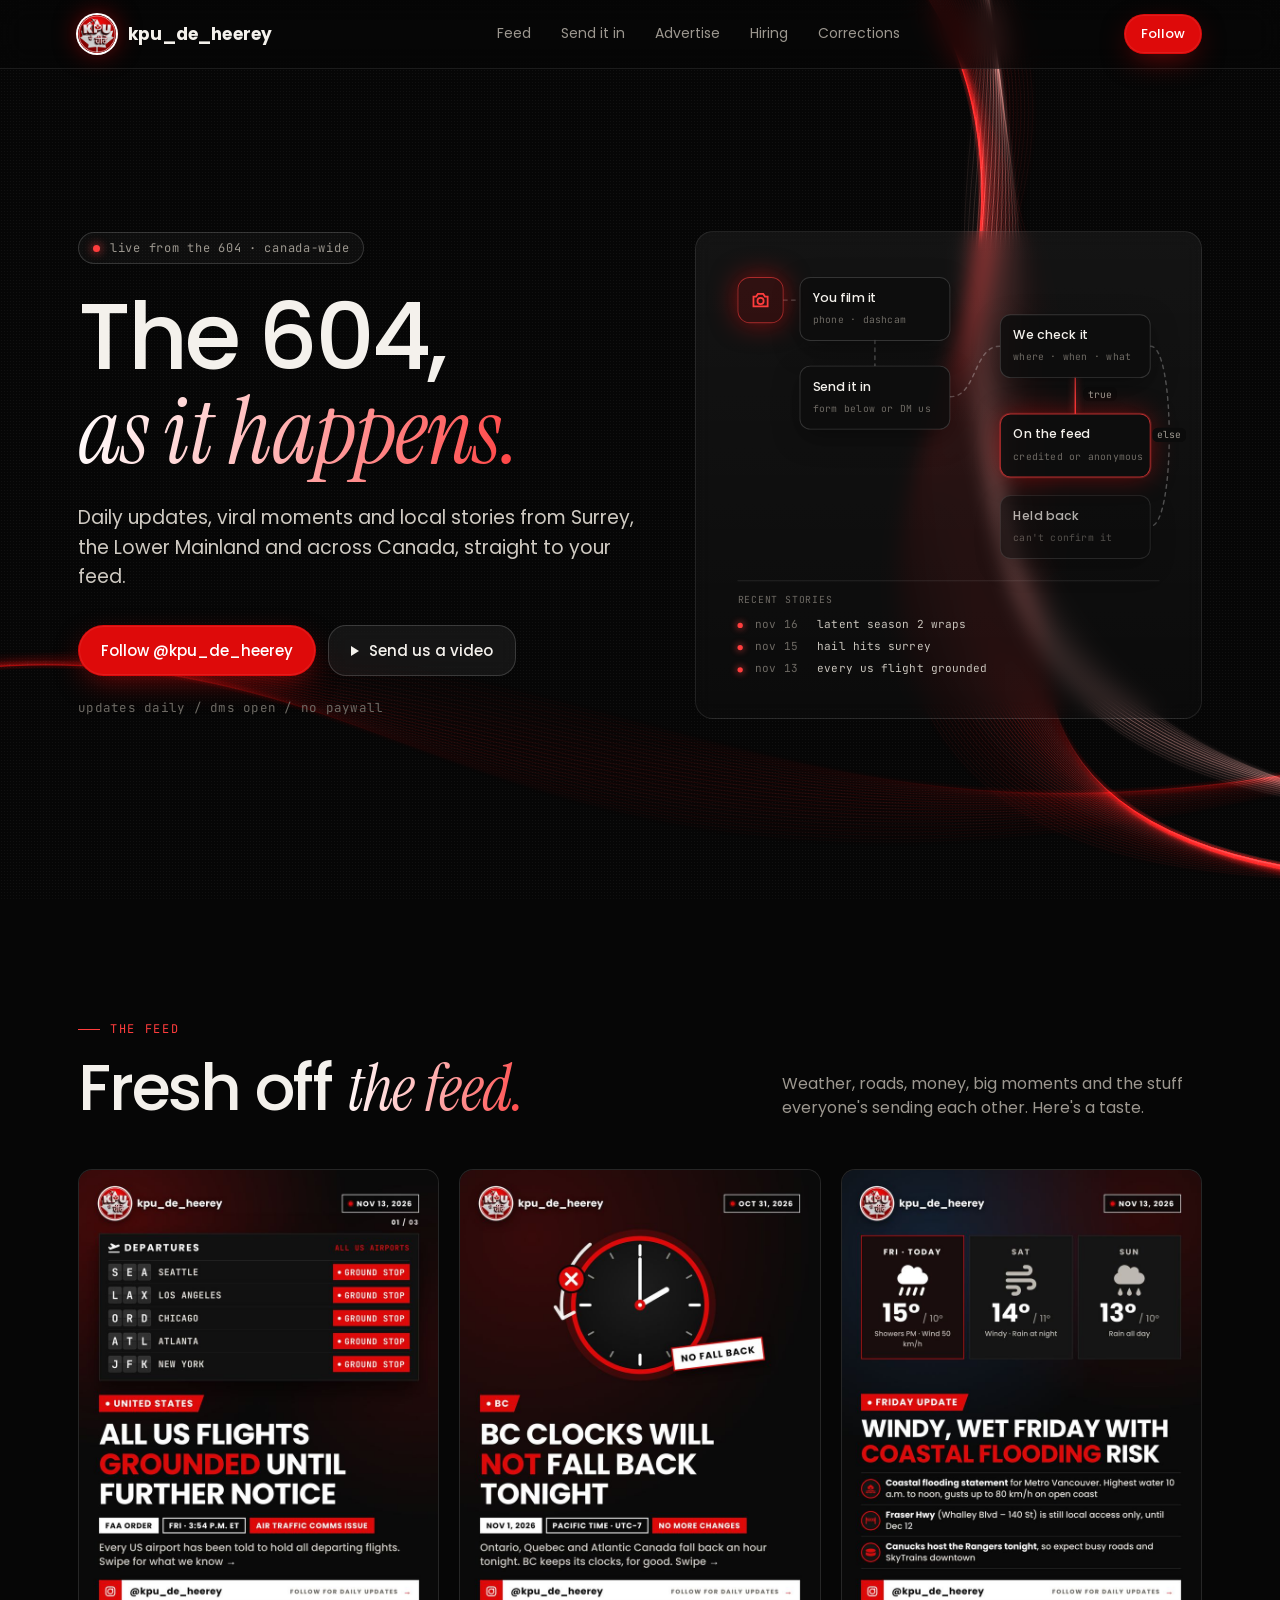
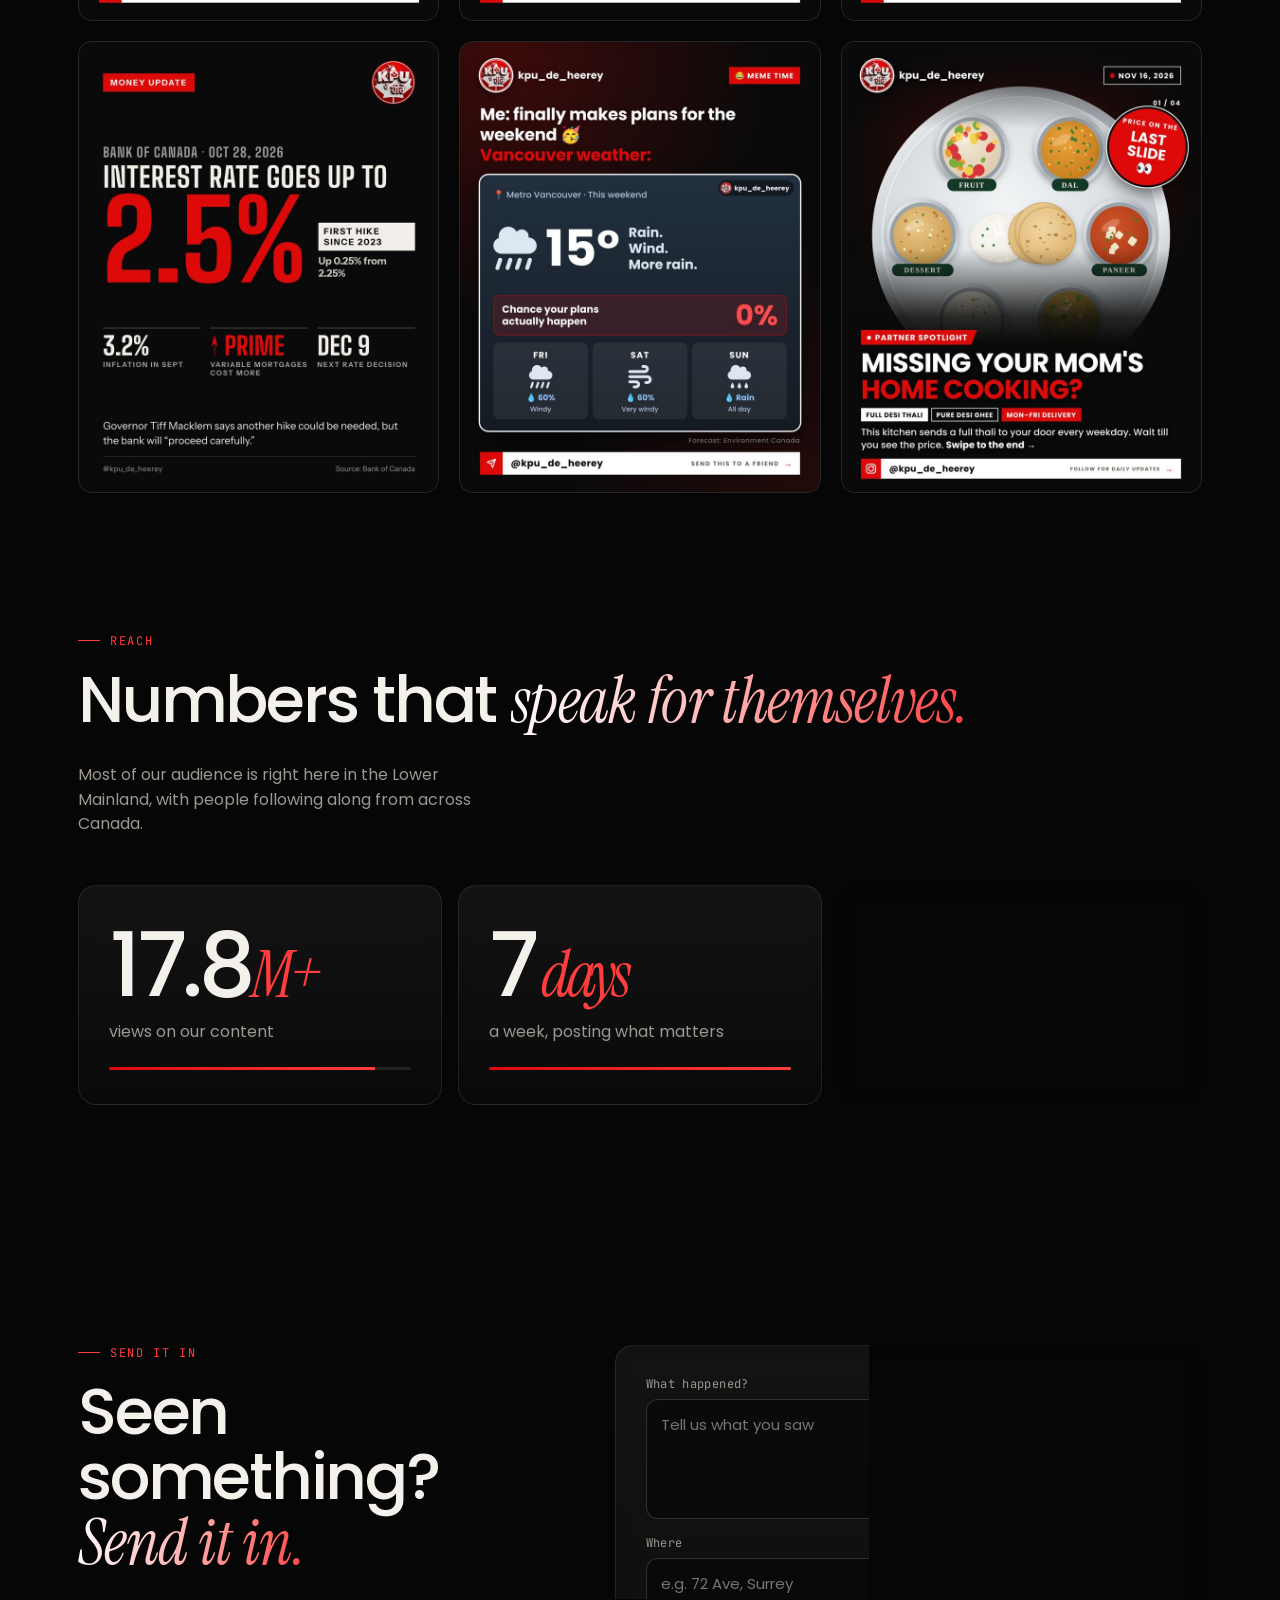
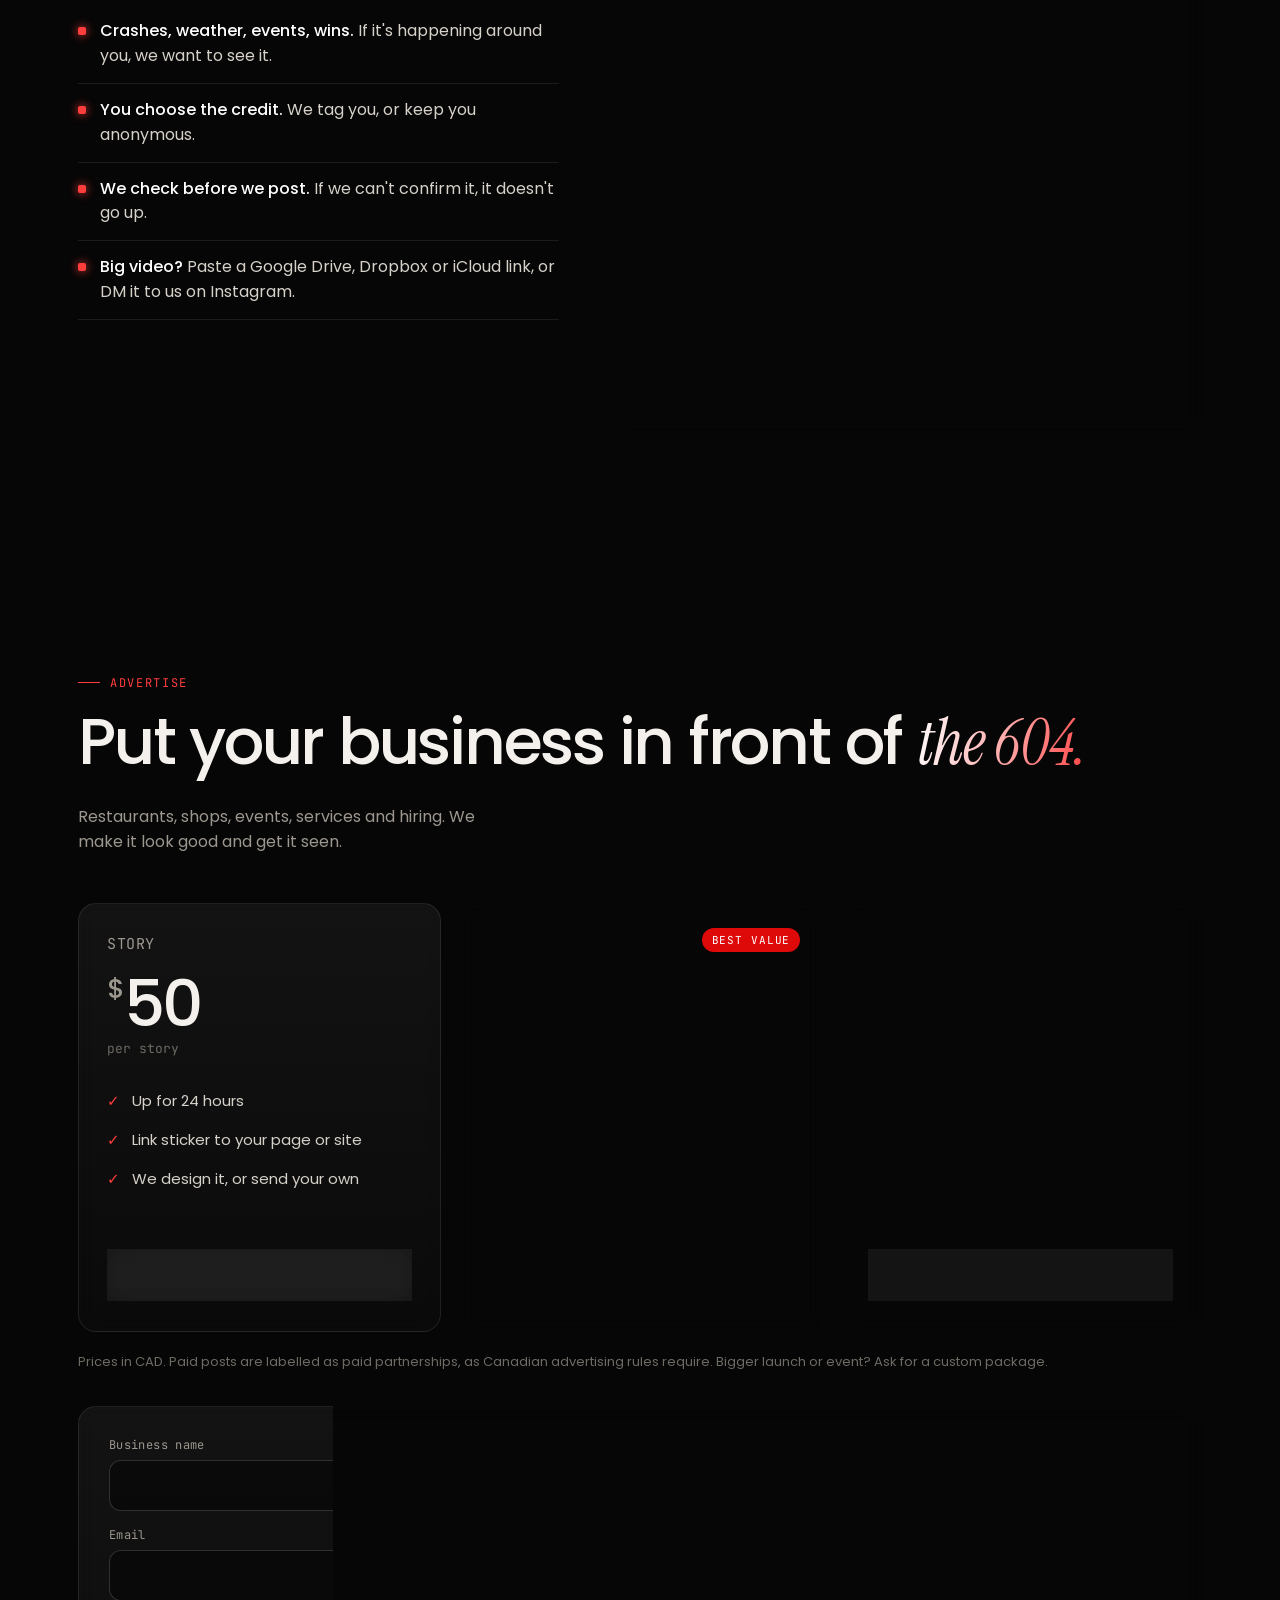
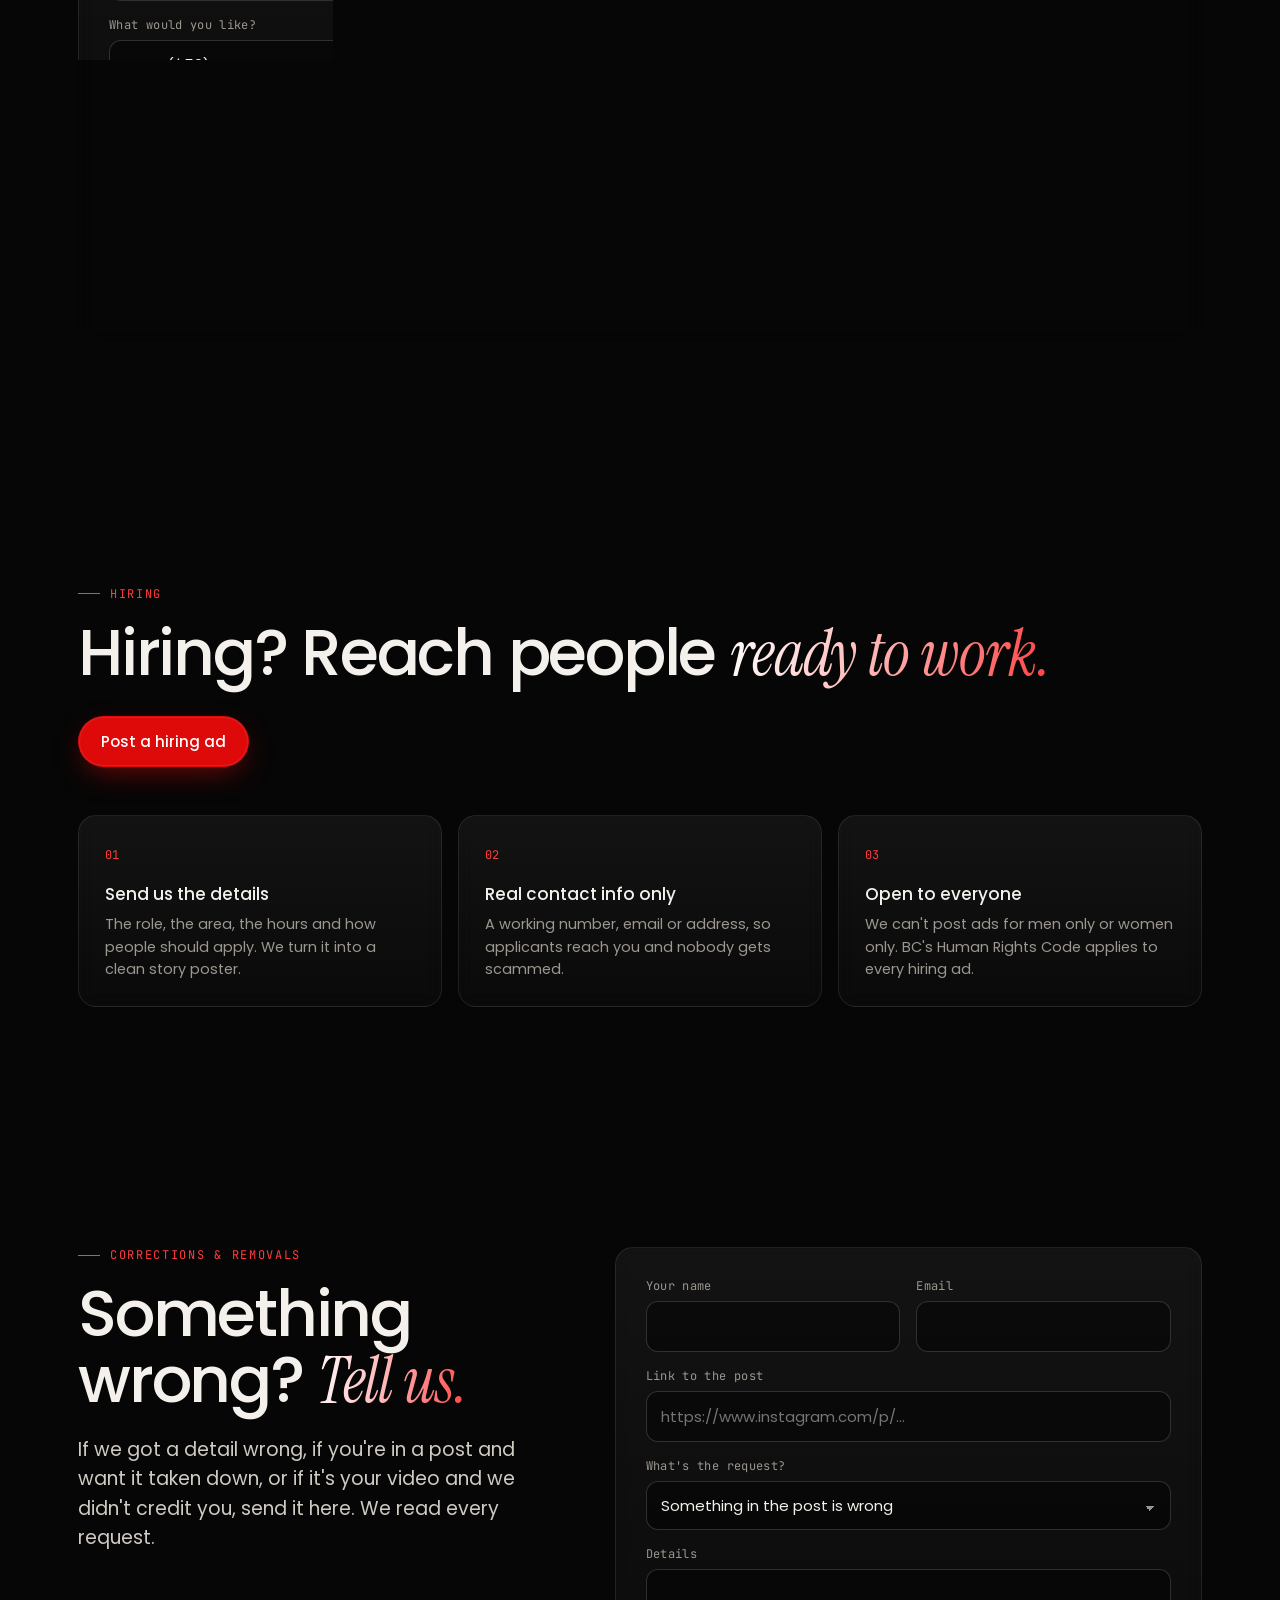
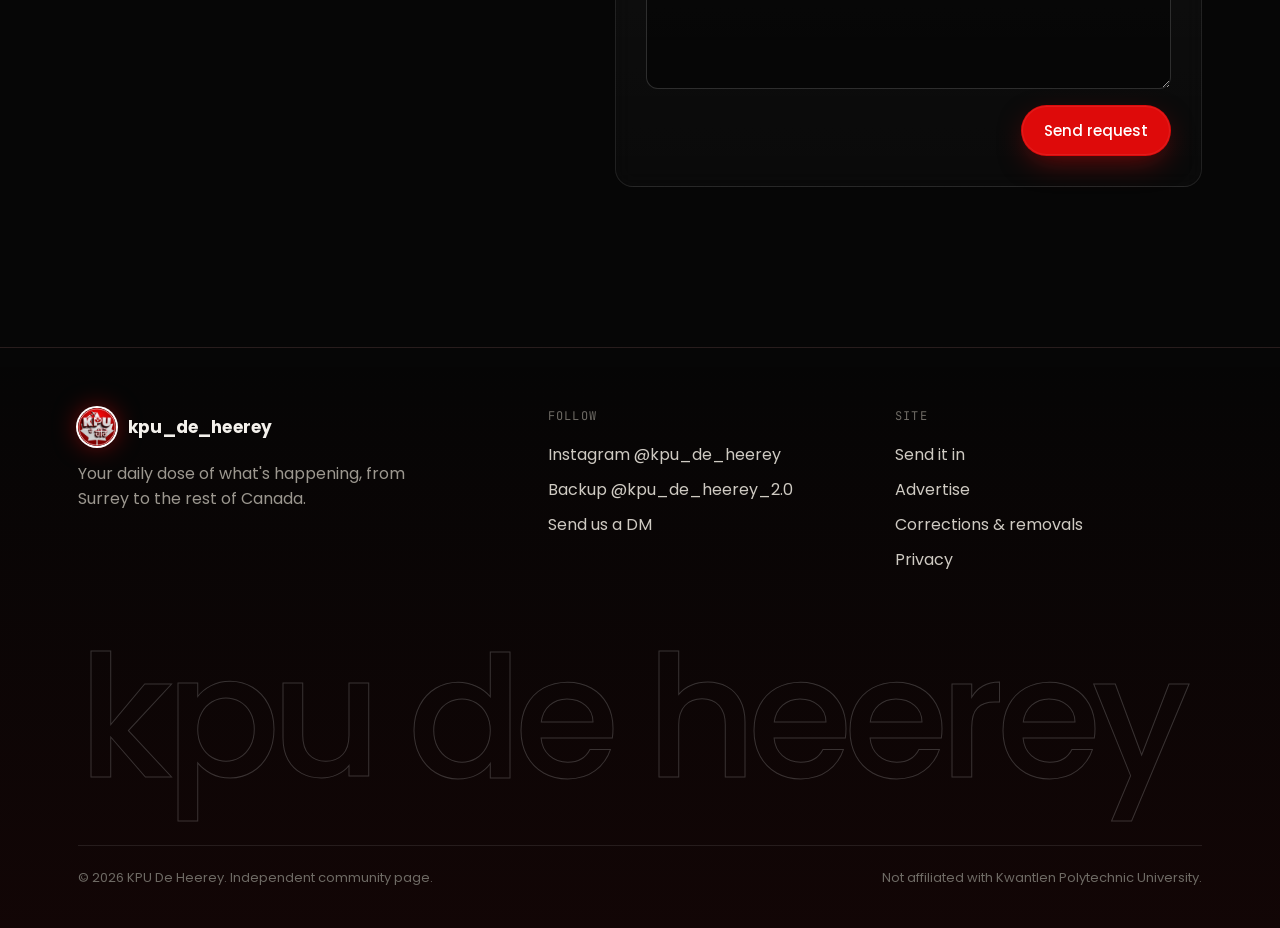
<file: index.html>
<!doctype html>
<html lang="en" class="no-js">
<head>
<meta charset="utf-8">
<meta name="viewport" content="width=device-width, initial-scale=1">
<title>KPU De Heerey | The 604, as it happens</title>
<meta name="description" content="Daily updates, viral moments and local stories from Surrey, the Lower Mainland and across Canada. Send us what you see, or advertise to the 604.">
<link rel="canonical" href="https://kpudeheerey.ca/">
<meta name="theme-color" content="#060606">
<meta property="og:type" content="website">
<meta property="og:site_name" content="KPU De Heerey">
<meta property="og:title" content="KPU De Heerey | The 604, as it happens">
<meta property="og:description" content="Daily updates, viral moments and local stories from Surrey, the Lower Mainland and across Canada.">
<meta property="og:url" content="https://kpudeheerey.ca/">
<meta property="og:image" content="https://kpudeheerey.ca/assets/og.jpg">
<meta name="twitter:card" content="summary_large_image">
<link rel="icon" type="image/png" href="/favicon.png">
<link rel="apple-touch-icon" href="/assets/logo-192.png">
<link rel="preload" href="/assets/fonts/poppins-500.woff" as="font" type="font/woff" crossorigin>
<link rel="preload" href="/assets/fonts/instrument-serif-italic.woff" as="font" type="font/woff" crossorigin>
<link rel="stylesheet" href="/assets/site.css">
<script>document.documentElement.classList.remove('no-js')</script>
<script type="application/ld+json">{"@context":"https://schema.org","@type":"Organization","name":"KPU De Heerey","url":"https://kpudeheerey.ca/","logo":"https://kpudeheerey.ca/assets/logo-512.png","sameAs":["https://www.instagram.com/kpu_de_heerey/","https://www.instagram.com/kpu_de_heerey_2.0/"],"areaServed":["Surrey","Lower Mainland","British Columbia","Canada"]}</script>
</head>
<body>
<canvas id="ribbons" aria-hidden="true"></canvas>
<div class="grain" aria-hidden="true"></div>

<header class="nav">
  <div class="wrap">
    <a class="brand" href="/" aria-label="KPU De Heerey home"><img src="/assets/logo-192.png" alt="" width="38" height="38">kpu_de_heerey</a>
    <nav class="links" id="links" aria-label="Main">
      <a href="#feed">Feed</a><a href="#send">Send it in</a><a href="#advertise">Advertise</a><a href="#hiring">Hiring</a><a href="#corrections">Corrections</a>
    </nav>
    <div class="navr">
      <button class="menu" id="menu" aria-expanded="false" aria-controls="links">Menu</button>
      <a class="btn red sm" href="https://www.instagram.com/kpu_de_heerey/" target="_blank" rel="noopener">Follow</a>
    </div>
  </div>
</header>

<main>
<!-- HERO -->
<section class="hero">
  <div class="wrap">
    <div class="rv">
      <span class="chip"><i class="dot"></i>live from the 604 · canada-wide</span>
      <h1>The 604,<br><em>as it happens.</em></h1>
      <p class="lead">Daily updates, viral moments and local stories from Surrey, the Lower Mainland and across Canada, straight to your feed.</p>
      <div class="cta">
        <a class="btn red" href="https://www.instagram.com/kpu_de_heerey/" target="_blank" rel="noopener">Follow @kpu_de_heerey</a>
        <a class="btn glass" href="#send"><span class="play"></span>Send us a video</a>
      </div>
      <p class="mono">updates daily / dms open / no paywall</p>
    </div>

    <div class="rv" style="transition-delay:.15s">
      <div class="glass flow" id="flowbox">
        <div id="stage" style="position:relative;width:520px;height:500px;transform-origin:top left">
          <svg class="wires" viewBox="0 0 520 500" aria-hidden="true">
            <g fill="none" stroke-width="1.6" stroke-linecap="round">
              <path class="w" d="M74 52 L92 52"/>
              <path class="w" d="M177 97 L177 126"/>
              <path class="w" d="M262 161 C292 161 288 104 318 104"/>
              <path class="w hotw" d="M403 139 L403 180"/>
              <path class="w" d="M488 104 C516 104 516 307 488 307"/>
            </g>
          </svg>
          <div class="ico" style="left:22px;top:26px" aria-hidden="true"><svg width="24" height="24" viewBox="0 0 24 24" fill="none" stroke="currentColor" stroke-width="2"><path d="M4 8h3l2-3h6l2 3h3v11H4z"/><circle cx="12" cy="13" r="3.5"/></svg></div>
          <div class="node" style="left:92px;top:26px;width:170px"><b>You film it</b><span>phone · dashcam</span></div>
          <div class="node" style="left:92px;top:126px;width:170px"><b>Send it in</b><span>form below or DM us</span></div>
          <div class="node" style="left:318px;top:68px;width:170px"><b>We check it</b><span>where · when · what</span></div>
          <span class="tag" style="left:412px;top:150px">true</span>
          <div class="node hot" style="left:318px;top:180px;width:170px"><b>On the feed</b><span>credited or anonymous</span></div>
          <span class="tag" style="left:490px;top:196px">else</span>
          <div class="node" style="left:318px;top:272px;width:170px;opacity:.7"><b>Held back</b><span>can't confirm it</span></div>
          <div class="log">
            <h4>RECENT STORIES</h4>
            <ul>
              <li><i></i><time>nov 16</time>latent season 2 wraps</li>
              <li><i></i><time>nov 15</time>hail hits surrey</li>
              <li><i></i><time>nov 13</time>every us flight grounded</li>
            </ul>
          </div>
        </div>
      </div>
    </div>
  </div>
</section>

<!-- FEED -->
<section id="feed">
  <div class="wrap">
    <div class="sechead rv">
      <div><div class="kicker">The feed</div><h2>Fresh off <em>the feed.</em></h2></div>
      <p>Weather, roads, money, big moments and the stuff everyone's sending each other. Here's a taste.</p>
    </div>
    <div class="feed rv">
      <a class="post" href="https://www.instagram.com/kpu_de_heerey/" target="_blank" rel="noopener"><img src="/assets/feed/us-flights-grounded.jpg" alt="Post: all US flights grounded until further notice" loading="lazy" width="760" height="950"></a>
      <a class="post" href="https://www.instagram.com/kpu_de_heerey/" target="_blank" rel="noopener"><img src="/assets/feed/bc-clocks-no-fall-back.jpg" alt="Post: BC clocks will not fall back tonight" loading="lazy" width="760" height="950"></a>
      <a class="post" href="https://www.instagram.com/kpu_de_heerey/" target="_blank" rel="noopener"><img src="/assets/feed/friday-weather-update.jpg" alt="Post: windy, wet Friday with coastal flooding risk" loading="lazy" width="760" height="950"></a>
      <a class="post" href="https://www.instagram.com/kpu_de_heerey/" target="_blank" rel="noopener"><img src="/assets/feed/bank-of-canada-rate.jpg" alt="Post: Bank of Canada interest rate goes up to 2.5%" loading="lazy" width="760" height="950"></a>
      <a class="post" href="https://www.instagram.com/kpu_de_heerey/" target="_blank" rel="noopener"><img src="/assets/feed/weekend-weather-meme.jpg" alt="Meme: weekend plans versus Vancouver weather" loading="lazy" width="760" height="950"></a>
      <a class="post" href="#advertise"><img src="/assets/feed/partner-mom-made-meals.jpg" alt="Partner post: Mom Made Meals" loading="lazy" width="760" height="950"></a>
    </div>
  </div>
</section>

<!-- STATS -->
<section id="reach" style="padding-top:20px">
  <div class="wrap">
    <div class="sechead rv">
      <div><div class="kicker">Reach</div><h2>Numbers that <em>speak for themselves.</em></h2></div>
      <p>Most of our audience is right here in the Lower Mainland, with people following along from across Canada.</p>
    </div>
    <div class="stats">
      <div class="glass stat rv"><div class="n"><span data-count="17.8" data-dec="1">17.8</span><em>M+</em></div><p>views on our content</p><div class="bar" style="--w:88%"><i></i></div></div>
      <div class="glass stat rv" style="transition-delay:.1s"><div class="n">7<em> days</em></div><p>a week, posting what matters</p><div class="bar" style="--w:100%"><i></i></div></div>
      <div class="glass stat rv" style="transition-delay:.2s"><div class="n">1<em> DM</em></div><p>is all it takes to reach us</p><div class="bar" style="--w:40%"><i></i></div></div>
    </div>
  </div>
</section>

<!-- SEND IT IN -->
<section id="send">
  <div class="wrap split">
    <div class="rv">
      <div class="kicker">Send it in</div>
      <h2>Seen something? <em>Send it in.</em></h2>
      <ul class="points" style="margin-top:30px">
        <li><span><b>Crashes, weather, events, wins.</b> If it's happening around you, we want to see it.</span></li>
        <li><span><b>You choose the credit.</b> We tag you, or keep you anonymous.</span></li>
        <li><span><b>We check before we post.</b> If we can't confirm it, it doesn't go up.</span></li>
        <li><span><b>Big video?</b> Paste a Google Drive, Dropbox or iCloud link, or DM it to us on Instagram.</span></li>
      </ul>
    </div>
    <form class="glass f rv" name="send-it-in" method="POST" action="/thank-you" enctype="multipart/form-data" data-netlify="true" netlify-honeypot="bot-field">
      <input type="hidden" name="subject" value="New submission: Send it in (%{submissionId})">
      <p class="hp"><label>Leave this empty <input name="bot-field"></label></p>
      <label class="full">What happened?<textarea name="what" required placeholder="Tell us what you saw"></textarea></label>
      <label>Where<input name="where" required placeholder="e.g. 72 Ave, Surrey"></label>
      <label>When<input name="when" placeholder="e.g. today around 7 p.m."></label>
      <label>Photo or video<input type="file" name="file" accept="image/*,video/*"></label>
      <label>Or a link to it<input type="url" name="link" placeholder="https://"></label>
      <label>Your Instagram<input name="instagram" placeholder="@yourhandle"></label>
      <label>Email (optional)<input type="email" name="email" placeholder="so we can reply"></label>
      <div class="full radios" role="radiogroup" aria-label="Credit">
        <label><input type="radio" name="credit" value="Credit me" checked> Credit me</label>
        <label><input type="radio" name="credit" value="Keep me anonymous"> Keep me anonymous</label>
      </div>
      <label class="check full"><input type="checkbox" name="consent" value="yes" required> I filmed or took this myself, and KPU De Heerey can post it on its pages.</label>
      <div class="full" style="display:flex;justify-content:space-between;align-items:center;gap:14px;flex-wrap:wrap">
        <span class="note">files up to 8 MB · bigger? use a link</span>
        <button class="btn red" type="submit">Send it in</button>
      </div>
    </form>
  </div>
</section>

<!-- ADVERTISE -->
<section id="advertise">
  <div class="wrap">
    <div class="sechead rv">
      <div><div class="kicker">Advertise</div><h2>Put your business in front of <em>the 604.</em></h2></div>
      <p>Restaurants, shops, events, services and hiring. We make it look good and get it seen.</p>
    </div>
    <div class="plans">
      <div class="glass plan rv">
        <h3>STORY</h3>
        <div class="price"><sup>$</sup>50</div><div class="per">per story</div>
        <ul><li>Up for 24 hours</li><li>Link sticker to your page or site</li><li>We design it, or send your own</li></ul>
        <a class="btn glass" href="#adform" data-pick="Story ($50)">Book a story</a>
      </div>
      <div class="glass plan pop rv" style="transition-delay:.1s">
        <span class="badge">BEST VALUE</span>
        <h3>STORY PACK</h3>
        <div class="price"><sup>$</sup>150</div><div class="per">4 stories</div>
        <ul><li>Spread over the days you pick</li><li>Link sticker on every story</li><li>Save $50 compared with single stories</li></ul>
        <a class="btn red" href="#adform" data-pick="Story pack, 4 stories ($150)">Book the pack</a>
      </div>
      <div class="glass plan rv" style="transition-delay:.2s">
        <h3>REEL OR POST</h3>
        <div class="price"><sup>$</sup>150</div><div class="per">per post</div>
        <ul><li>Stays on our grid</li><li>Reel or carousel, made in our style</li><li>Caption and hashtags written for you</li></ul>
        <a class="btn glass" href="#adform" data-pick="Reel or post ($150)">Book a post</a>
      </div>
    </div>
    <p class="fine rv">Prices in CAD. Paid posts are labelled as paid partnerships, as Canadian advertising rules require. Bigger launch or event? Ask for a custom package.</p>

    <form id="adform" class="glass f rv" style="margin-top:34px" name="advertise" method="POST" action="/thank-you" data-netlify="true" netlify-honeypot="bot-field">
      <input type="hidden" name="subject" value="New advertising inquiry (%{submissionId})">
      <p class="hp"><label>Leave this empty <input name="bot-field"></label></p>
      <label>Business name<input name="business" required></label>
      <label>Your name<input name="name" required></label>
      <label>Email<input type="email" name="email" required></label>
      <label>Phone<input type="tel" name="phone"></label>
      <label class="full">What would you like?
        <select name="package" id="package">
          <option>Story ($50)</option><option>Story pack, 4 stories ($150)</option><option>Reel or post ($150)</option><option>Hiring post</option><option>Custom package</option>
        </select>
      </label>
      <label class="full">Tell us about it<textarea name="message" placeholder="What you're promoting, when you'd like it to go up, and your Instagram handle"></textarea></label>
      <div class="full" style="display:flex;justify-content:flex-end"><button class="btn red" type="submit">Send inquiry</button></div>
    </form>
  </div>
</section>

<!-- HIRING -->
<section id="hiring">
  <div class="wrap">
    <div class="sechead rv">
      <div><div class="kicker">Hiring</div><h2>Hiring? Reach people <em>ready to work.</em></h2></div>
      <a class="btn red" href="#adform" data-pick="Hiring post">Post a hiring ad</a>
    </div>
    <div class="rules">
      <div class="glass rule rv"><span class="num">01</span><b>Send us the details</b><p>The role, the area, the hours and how people should apply. We turn it into a clean story poster.</p></div>
      <div class="glass rule rv" style="transition-delay:.1s"><span class="num">02</span><b>Real contact info only</b><p>A working number, email or address, so applicants reach you and nobody gets scammed.</p></div>
      <div class="glass rule rv" style="transition-delay:.2s"><span class="num">03</span><b>Open to everyone</b><p>We can't post ads for men only or women only. BC's Human Rights Code applies to every hiring ad.</p></div>
    </div>
  </div>
</section>

<!-- CORRECTIONS -->
<section id="corrections">
  <div class="wrap split">
    <div class="rv">
      <div class="kicker">Corrections &amp; removals</div>
      <h2>Something wrong? <em>Tell us.</em></h2>
      <p class="lead" style="margin-top:22px">If we got a detail wrong, if you're in a post and want it taken down, or if it's your video and we didn't credit you, send it here. We read every request.</p>
    </div>
    <form class="glass f rv" name="corrections" method="POST" action="/thank-you" data-netlify="true" netlify-honeypot="bot-field">
      <input type="hidden" name="subject" value="Correction or removal request (%{submissionId})">
      <p class="hp"><label>Leave this empty <input name="bot-field"></label></p>
      <label>Your name<input name="name" required></label>
      <label>Email<input type="email" name="email" required></label>
      <label class="full">Link to the post<input type="url" name="post" placeholder="https://www.instagram.com/p/..." required></label>
      <label class="full">What's the request?
        <select name="reason">
          <option>Something in the post is wrong</option><option>I'm in it and want it removed</option><option>It's my video or photo (credit or remove)</option><option>Something else</option>
        </select>
      </label>
      <label class="full">Details<textarea name="details" required></textarea></label>
      <div class="full" style="display:flex;justify-content:flex-end"><button class="btn red" type="submit">Send request</button></div>
    </form>
  </div>
</section>
</main>

<footer>
  <div class="wrap">
    <div class="fgrid">
      <div>
        <a class="brand" href="/"><img src="/assets/logo-192.png" alt="" width="38" height="38">kpu_de_heerey</a>
        <p style="color:var(--mute);margin-top:16px;max-width:360px">Your daily dose of what's happening, from Surrey to the rest of Canada.</p>
      </div>
      <div><h5>FOLLOW</h5><ul>
        <li><a href="https://www.instagram.com/kpu_de_heerey/" target="_blank" rel="noopener">Instagram @kpu_de_heerey</a></li>
        <li><a href="https://www.instagram.com/kpu_de_heerey_2.0/" target="_blank" rel="noopener">Backup @kpu_de_heerey_2.0</a></li>
        <li><a href="https://ig.me/m/kpu_de_heerey" target="_blank" rel="noopener">Send us a DM</a></li>
      </ul></div>
      <div><h5>SITE</h5><ul>
        <li><a href="#send">Send it in</a></li><li><a href="#advertise">Advertise</a></li><li><a href="#corrections">Corrections &amp; removals</a></li><li><a href="/privacy">Privacy</a></li>
      </ul></div>
    </div>
    <div class="big" aria-hidden="true">kpu de heerey</div>
    <div class="legal"><span>© 2026 KPU De Heerey. Independent community page.</span><span>Not affiliated with Kwantlen Polytechnic University.</span></div>
  </div>
</footer>

<script src="/assets/site.js" defer></script>
</body>
</html>
</file>
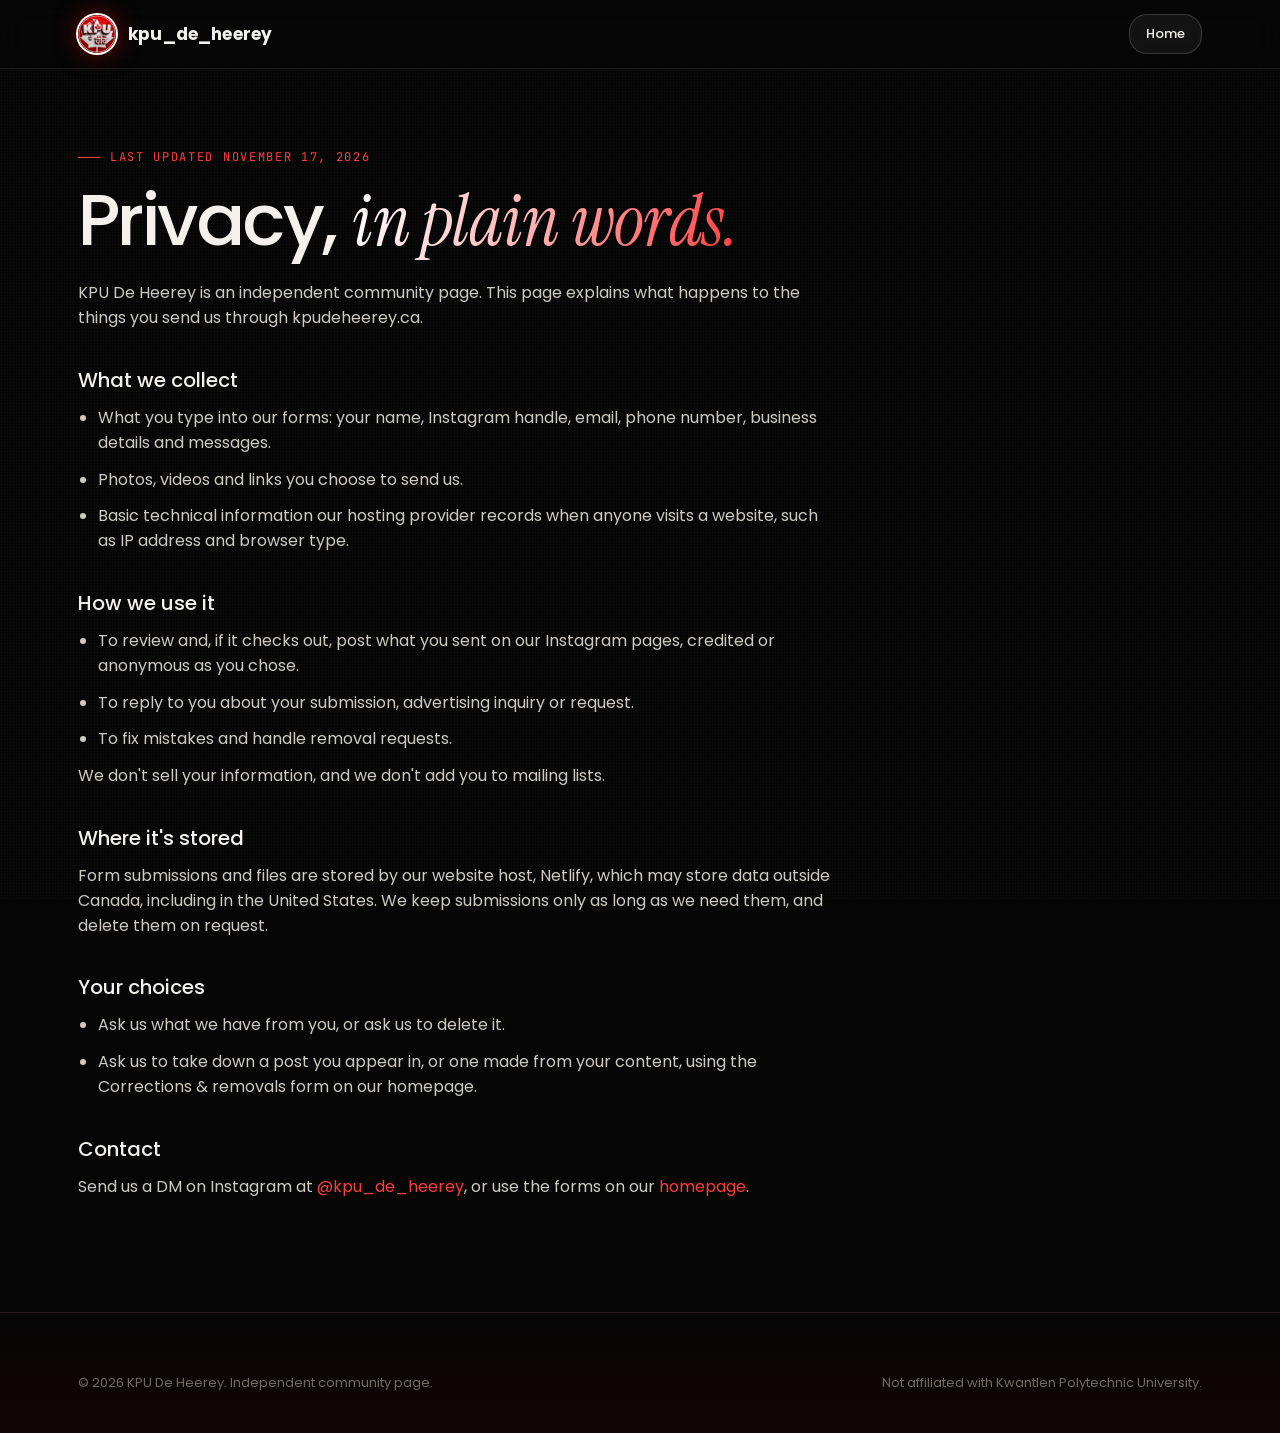
<file: privacy.html>
<!doctype html>
<html lang="en">
<head>
<meta charset="utf-8">
<meta name="viewport" content="width=device-width, initial-scale=1">
<title>Privacy | KPU De Heerey</title>
<meta name="description" content="How KPU De Heerey handles what you send through kpudeheerey.ca.">
<link rel="canonical" href="https://kpudeheerey.ca/privacy">
<meta name="theme-color" content="#060606">
<link rel="icon" type="image/png" href="/favicon.png">
<link rel="stylesheet" href="/assets/site.css">
</head>
<body>
<div class="grain" aria-hidden="true"></div>
<header class="nav"><div class="wrap">
  <a class="brand" href="/"><img src="/assets/logo-192.png" alt="" width="38" height="38">kpu_de_heerey</a>
  <div class="navr"><a class="btn glass sm" href="/">Home</a></div>
</div></header>
<main>
  <div class="wrap">
    <article class="page">
      <div class="kicker">Last updated November 17, 2026</div>
      <h1>Privacy, <em>in plain words.</em></h1>
      <p>KPU De Heerey is an independent community page. This page explains what happens to the things you send us through kpudeheerey.ca.</p>

      <h3>What we collect</h3>
      <ul>
        <li>What you type into our forms: your name, Instagram handle, email, phone number, business details and messages.</li>
        <li>Photos, videos and links you choose to send us.</li>
        <li>Basic technical information our hosting provider records when anyone visits a website, such as IP address and browser type.</li>
      </ul>

      <h3>How we use it</h3>
      <ul>
        <li>To review and, if it checks out, post what you sent on our Instagram pages, credited or anonymous as you chose.</li>
        <li>To reply to you about your submission, advertising inquiry or request.</li>
        <li>To fix mistakes and handle removal requests.</li>
      </ul>
      <p>We don't sell your information, and we don't add you to mailing lists.</p>

      <h3>Where it's stored</h3>
      <p>Form submissions and files are stored by our website host, Netlify, which may store data outside Canada, including in the United States. We keep submissions only as long as we need them, and delete them on request.</p>

      <h3>Your choices</h3>
      <ul>
        <li>Ask us what we have from you, or ask us to delete it.</li>
        <li>Ask us to take down a post you appear in, or one made from your content, using the Corrections &amp; removals form on our homepage.</li>
      </ul>

      <h3>Contact</h3>
      <p>Send us a DM on Instagram at <a href="https://www.instagram.com/kpu_de_heerey/" style="color:var(--red2)">@kpu_de_heerey</a>, or use the forms on our <a href="/#corrections" style="color:var(--red2)">homepage</a>.</p>
    </article>
  </div>
</main>
<footer><div class="wrap"><div class="legal" style="margin-top:0;border-top:0;padding-top:0"><span>© 2026 KPU De Heerey. Independent community page.</span><span>Not affiliated with Kwantlen Polytechnic University.</span></div></div></footer>
</body>
</html>
</file>
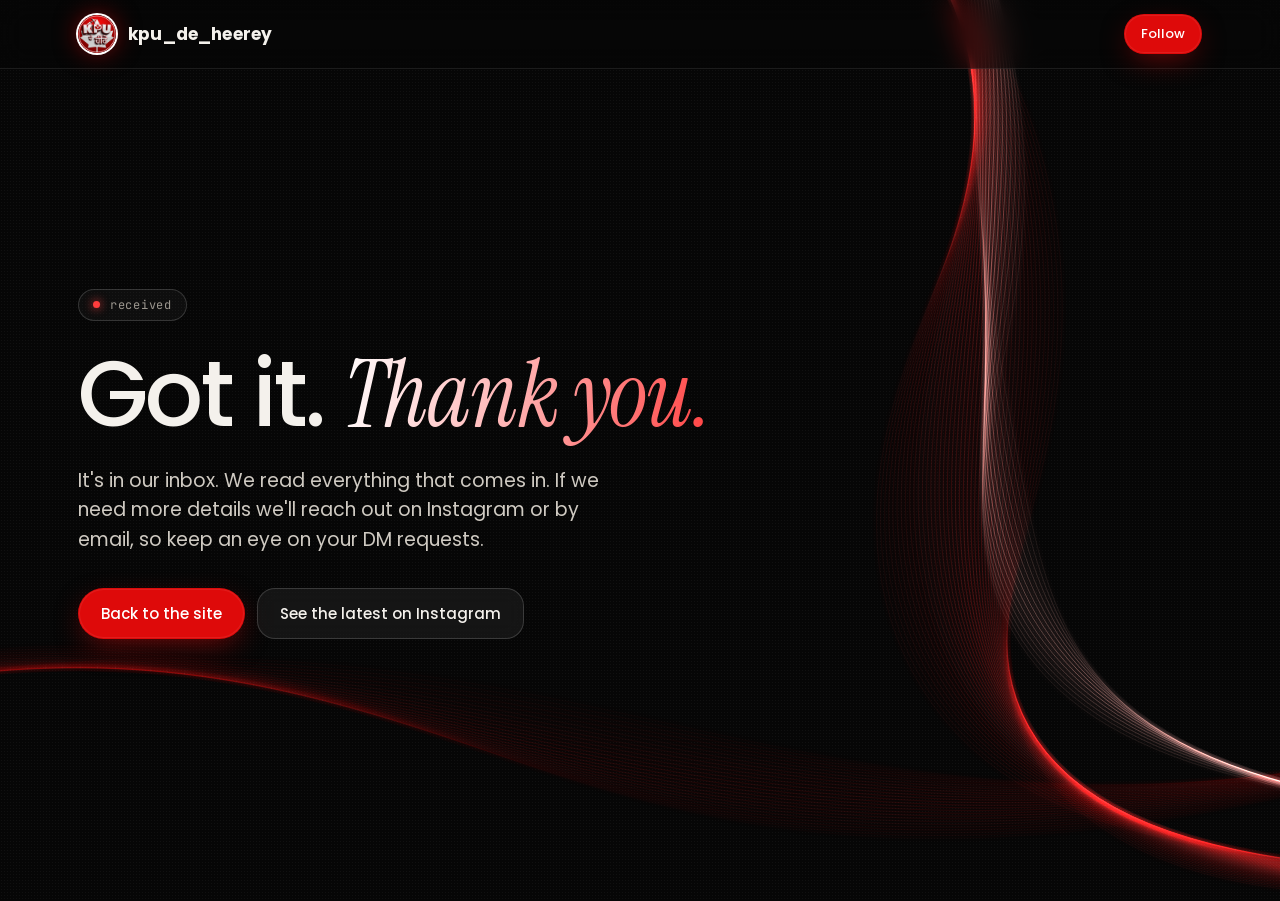
<file: thank-you.html>
<!doctype html>
<html lang="en">
<head>
<meta charset="utf-8">
<meta name="viewport" content="width=device-width, initial-scale=1">
<title>Got it | KPU De Heerey</title>
<meta name="robots" content="noindex">
<meta name="theme-color" content="#060606">
<link rel="icon" type="image/png" href="/favicon.png">
<link rel="stylesheet" href="/assets/site.css">
</head>
<body>
<canvas id="ribbons" aria-hidden="true"></canvas>
<div class="grain" aria-hidden="true"></div>
<header class="nav"><div class="wrap">
  <a class="brand" href="/"><img src="/assets/logo-192.png" alt="" width="38" height="38">kpu_de_heerey</a>
  <div class="navr"><a class="btn red sm" href="https://www.instagram.com/kpu_de_heerey/" target="_blank" rel="noopener">Follow</a></div>
</div></header>
<main>
  <section class="hero" style="min-height:calc(100vh - 68px)">
    <div class="wrap" style="display:block">
      <span class="chip"><i class="dot"></i>received</span>
      <h1 style="margin:26px 0 24px">Got it. <em>Thank you.</em></h1>
      <p class="lead">It's in our inbox. We read everything that comes in. If we need more details we'll reach out on Instagram or by email, so keep an eye on your DM requests.</p>
      <div class="cta">
        <a class="btn red" href="/">Back to the site</a>
        <a class="btn glass" href="https://www.instagram.com/kpu_de_heerey/" target="_blank" rel="noopener">See the latest on Instagram</a>
      </div>
    </div>
  </section>
</main>
<script src="/assets/site.js" defer></script>
</body>
</html>
</file>
<file: assets/site.css>
@font-face{font-family:'Poppins';font-weight:400;font-display:swap;src:url('fonts/poppins-400.woff') format('woff')}
@font-face{font-family:'Poppins';font-weight:500;font-display:swap;src:url('fonts/poppins-500.woff') format('woff')}
@font-face{font-family:'Poppins';font-weight:700;font-display:swap;src:url('fonts/poppins-700.woff') format('woff')}
@font-face{font-family:'Instrument Serif';font-style:italic;font-display:swap;src:url('fonts/instrument-serif-italic.woff') format('woff')}
@font-face{font-family:'JetBrains Mono';font-display:swap;src:url('fonts/jetbrains-mono-400.woff') format('woff')}

:root{
  --bg:#060606;--panel:rgba(255,255,255,.035);--panel2:rgba(255,255,255,.06);--line:rgba(255,255,255,.09);--line2:rgba(255,255,255,.16);
  --ink:#F4F1EC;--mute:#9C978F;--dim:#6E6A64;--red:#DE0A0A;--red2:#FF3D3D;--glow:rgba(222,10,10,.55);
  --sans:'Poppins',system-ui,-apple-system,Segoe UI,Roboto,sans-serif;--serif:'Instrument Serif',Georgia,serif;--mono:'JetBrains Mono',ui-monospace,Menlo,monospace;
  --r:18px;--max:1180px;
}
*{box-sizing:border-box;margin:0;padding:0}
html{scroll-behavior:smooth;-webkit-text-size-adjust:100%}
body{background:var(--bg);color:var(--ink);font-family:var(--sans);font-size:16px;line-height:1.55;overflow-x:hidden;-webkit-font-smoothing:antialiased}
img{max-width:100%;display:block}
a{color:inherit;text-decoration:none}
::selection{background:var(--red);color:#fff}
:focus-visible{outline:2px solid var(--red2);outline-offset:3px;border-radius:6px}

#ribbons{position:fixed;inset:0;width:100%;height:100%;z-index:0;pointer-events:none;transition:opacity .4s}
.grain{position:fixed;inset:0;z-index:1;pointer-events:none;opacity:.06;background-image:radial-gradient(rgba(255,255,255,.7) .5px,transparent .6px);background-size:3px 3px}
main,header,footer{position:relative;z-index:2}
.wrap{width:100%;max-width:var(--max);margin:0 auto;padding:0 28px}

/* nav */
.nav{position:sticky;top:0;z-index:20;backdrop-filter:blur(14px) saturate(140%);-webkit-backdrop-filter:blur(14px) saturate(140%);background:rgba(6,6,6,.55);border-bottom:1px solid var(--line)}
.nav .wrap{display:flex;align-items:center;justify-content:space-between;height:68px;gap:20px}
.brand{display:flex;align-items:center;gap:12px;font-weight:700;font-size:17px;letter-spacing:.01em}
.brand img{width:38px;height:38px;border-radius:50%;box-shadow:0 0 0 2px #fff,0 0 24px var(--glow)}
.links{display:flex;gap:30px;font-size:14px;color:var(--mute)}
.links a:hover{color:var(--ink)}
.navr{display:flex;align-items:center;gap:10px}
.menu{display:none;background:none;border:1px solid var(--line2);color:var(--ink);border-radius:30px;padding:8px 14px;font:500 13px var(--sans)}

/* buttons */
.btn{display:inline-flex;align-items:center;gap:10px;border-radius:40px;padding:13px 22px;font:500 15px var(--sans);border:1px solid transparent;cursor:pointer;transition:transform .2s,box-shadow .2s,background .2s;white-space:nowrap}
.btn.red{background:var(--red);color:#fff;box-shadow:0 0 0 1px rgba(255,255,255,.08) inset,0 10px 30px -8px var(--glow)}
.btn.red:hover{transform:translateY(-1px);box-shadow:0 0 0 1px rgba(255,255,255,.15) inset,0 14px 40px -6px var(--glow)}
.btn.glass{background:var(--panel2);border-color:var(--line2);color:var(--ink)}
.btn.glass:hover{background:rgba(255,255,255,.1)}
.btn.sm{padding:9px 16px;font-size:13px}
.play{width:0;height:0;border-left:8px solid currentColor;border-top:5px solid transparent;border-bottom:5px solid transparent}

/* type */
.chip{display:inline-flex;align-items:center;gap:10px;font:12px var(--mono);letter-spacing:.06em;color:var(--mute);border:1px solid var(--line2);background:var(--panel);border-radius:30px;padding:7px 14px}
.dot{width:7px;height:7px;border-radius:50%;background:var(--red2);box-shadow:0 0 10px var(--red2);animation:pulse 1.8s infinite}
@keyframes pulse{50%{opacity:.35}}
h1,h2{font-weight:500;letter-spacing:-.035em;line-height:1.02}
h1 em,h2 em{font-family:var(--serif);font-style:italic;font-weight:400;letter-spacing:-.01em;background:linear-gradient(100deg,#fff 0%,#ffb4b4 45%,var(--red2) 100%);-webkit-background-clip:text;background-clip:text;color:transparent;padding-right:.08em}
h1{font-size:clamp(46px,7.2vw,96px)}
h2{font-size:clamp(36px,5vw,64px)}
.lead{font-size:clamp(16px,1.6vw,19px);color:#CFCAC2;max-width:560px}
.mono{font-family:var(--mono);font-size:12.5px;color:var(--dim);letter-spacing:.02em}
.kicker{font:12px var(--mono);letter-spacing:.14em;text-transform:uppercase;color:var(--red2);margin-bottom:18px;display:flex;align-items:center;gap:10px}
.kicker:before{content:"";width:22px;height:1px;background:var(--red2)}

/* sections */
section{padding:120px 0}
.sechead{display:flex;justify-content:space-between;align-items:flex-end;gap:30px;margin-bottom:48px;flex-wrap:wrap}
.sechead p{color:var(--mute);max-width:420px}
.glass{background:linear-gradient(180deg,rgba(255,255,255,.055),rgba(255,255,255,.02));border:1px solid var(--line);border-radius:var(--r);backdrop-filter:blur(10px);-webkit-backdrop-filter:blur(10px)}

/* hero */
.hero{padding:90px 0 110px;min-height:calc(100vh - 68px);display:flex;align-items:center}
.hero .wrap{display:grid;grid-template-columns:1.05fr .95fr;gap:56px;align-items:center}
.hero .wrap>*,.split>*{min-width:0}
.hero h1{margin:26px 0 24px}
.cta{display:flex;gap:12px;flex-wrap:wrap;margin:34px 0 22px}

/* flow panel */
.flow{position:relative;padding:22px;min-height:544px;overflow:hidden}
.flow svg.wires{position:absolute;inset:0;width:100%;height:100%;pointer-events:none}
.node{position:absolute;padding:12px 14px;border-radius:12px;background:rgba(14,14,14,.85);border:1px solid var(--line2);min-width:150px;box-shadow:0 10px 30px rgba(0,0,0,.4)}
.node b{display:block;font-weight:500;font-size:14px}
.node span{font:11px var(--mono);color:var(--dim);white-space:nowrap}
.node.hot{border-color:rgba(255,61,61,.7);box-shadow:0 0 0 1px rgba(255,61,61,.25),0 0 30px -4px var(--glow)}
.tag{position:absolute;font:11px var(--mono);color:var(--mute);background:#0b0b0b;padding:1px 5px;border-radius:6px}
.w{stroke:rgba(255,255,255,.28);stroke-dasharray:4 5;animation:dash 1.1s linear infinite}
.hotw{stroke:var(--red2);stroke-dasharray:none;animation:none;filter:drop-shadow(0 0 4px var(--red2))}
@keyframes dash{to{stroke-dashoffset:-18}}
.ico{position:absolute;width:52px;height:52px;border-radius:14px;display:flex;align-items:center;justify-content:center;background:rgba(222,10,10,.14);border:1px solid rgba(255,61,61,.6);box-shadow:0 0 30px var(--glow);color:var(--red2);font-size:22px;font-weight:700}
.log{position:absolute;left:22px;right:22px;bottom:20px;border-top:1px solid var(--line);padding-top:14px}
.log h4{font:11px var(--mono);color:var(--dim);font-weight:400;margin-bottom:8px;letter-spacing:.06em}
.log li{list-style:none;display:flex;gap:14px;font:12.5px var(--mono);color:#C9C4BC;padding:4px 0}
.log li i{width:6px;height:6px;border-radius:50%;background:var(--red2);margin-top:7px;flex-shrink:0;box-shadow:0 0 8px var(--red2)}
.log li time{color:var(--dim);min-width:56px}

/* feed */
.feed{display:grid;grid-template-columns:repeat(3,1fr);gap:20px}
.post{position:relative;border-radius:14px;overflow:hidden;border:1px solid var(--line);aspect-ratio:4/5;background:#111;transition:transform .3s,box-shadow .3s}
.post img{width:100%;height:100%;object-fit:cover}
.post:hover{transform:translateY(-4px);box-shadow:0 20px 50px -10px var(--glow)}
.post .lbl{position:absolute;left:10px;top:10px;font:10px var(--mono);letter-spacing:.08em;background:rgba(6,6,6,.75);border:1px solid var(--line2);padding:4px 8px;border-radius:20px}

/* stats */
.stats{display:grid;grid-template-columns:repeat(3,1fr);gap:16px}
.stat{padding:34px 30px}
.stat .n{font-weight:500;font-size:clamp(54px,7vw,92px);letter-spacing:-.05em;line-height:1}
.stat .n em{font-family:var(--serif);font-weight:400;color:var(--red2);font-size:.7em}
.stat p{color:var(--mute);margin-top:10px}
.bar{height:3px;background:var(--line);border-radius:3px;margin-top:22px;overflow:hidden}
.bar i{display:block;height:100%;width:var(--w,70%);background:linear-gradient(90deg,var(--red),var(--red2));box-shadow:0 0 14px var(--red2)}

/* forms */
.split{display:grid;grid-template-columns:.9fr 1.1fr;gap:56px;align-items:start}
.points li{list-style:none;display:flex;gap:14px;padding:14px 0;border-bottom:1px solid var(--line);color:#D6D1C9}
.points li:before{content:"";width:8px;height:8px;margin-top:8px;flex-shrink:0;background:var(--red2);border-radius:2px;box-shadow:0 0 10px var(--red2)}
.points b{color:#fff;font-weight:500}
form.f{padding:30px;display:grid;grid-template-columns:1fr 1fr;gap:16px}
.f .full{grid-column:1/-1}
.f label{display:flex;flex-direction:column;gap:7px;font:12px var(--mono);color:var(--mute);letter-spacing:.03em}
.f input,.f select,.f textarea{font:15px var(--sans);color:var(--ink);background:rgba(0,0,0,.45);border:1px solid var(--line2);border-radius:12px;padding:13px 14px;width:100%;transition:border .2s,box-shadow .2s}
.f textarea{min-height:120px;resize:vertical}
.f input:focus,.f select:focus,.f textarea:focus{outline:none;border-color:var(--red2);box-shadow:0 0 0 3px rgba(255,61,61,.18)}
.f select{appearance:none;background-image:linear-gradient(45deg,transparent 50%,var(--mute) 50%),linear-gradient(135deg,var(--mute) 50%,transparent 50%);background-position:calc(100% - 20px) 55%,calc(100% - 15px) 55%;background-size:5px 5px;background-repeat:no-repeat}
.f select option{background:#111}
.f input[type=file]{padding:11px;font-size:13px}
.f input[type=file]::file-selector-button{font:500 13px var(--sans);background:var(--panel2);color:var(--ink);border:1px solid var(--line2);border-radius:20px;padding:7px 14px;margin-right:12px;cursor:pointer}
.radios{display:flex;gap:10px;flex-wrap:wrap}
.radios label,.check{flex-direction:row!important;align-items:center;gap:10px!important;font:14px var(--sans)!important;color:#D6D1C9!important;background:rgba(0,0,0,.35);border:1px solid var(--line2);border-radius:30px;padding:10px 16px;cursor:pointer}
.check{border-radius:12px!important;align-items:flex-start!important;line-height:1.45}
.radios input,.check input{width:auto;accent-color:var(--red)}
.note{font:12px var(--mono);color:var(--dim)}
.hp{position:absolute;left:-9999px}

/* pricing */
.plans{display:grid;grid-template-columns:repeat(3,1fr);gap:18px;align-items:stretch}
.plan{padding:30px 28px;display:flex;flex-direction:column;position:relative;overflow:hidden}
.plan h3{font:500 15px var(--mono);color:var(--mute);letter-spacing:.04em}
.plan .price{font-weight:500;font-size:64px;letter-spacing:-.05em;line-height:1;margin:18px 0 4px}
.plan .price sup{font-size:26px;vertical-align:28px;margin-right:2px;color:var(--mute)}
.plan .per{font:13px var(--mono);color:var(--dim)}
.plan .btn{justify-content:center}
.plan ul{margin:24px 0 28px;flex:1}
.plan li{list-style:none;display:flex;gap:12px;padding:8px 0;color:#D6D1C9;font-size:15px}
.plan li:before{content:"✓";color:var(--red2);font-weight:700}
.plan.pop{border-color:rgba(255,61,61,.55);background:linear-gradient(180deg,rgba(222,10,10,.16),rgba(255,255,255,.02));box-shadow:0 0 0 1px rgba(255,61,61,.2),0 30px 80px -30px var(--glow)}
.badge{position:absolute;right:20px;top:24px;font:11px var(--mono);letter-spacing:.08em;background:var(--red);color:#fff;border-radius:20px;padding:5px 10px}
.fine{margin-top:20px;color:var(--dim);font-size:13px}

/* hiring */
.rules{display:grid;grid-template-columns:repeat(3,1fr);gap:16px;margin-top:10px}
.rule{padding:26px}
.rule b{display:block;font-weight:500;font-size:17px;margin:14px 0 6px}
.rule p{color:var(--mute);font-size:14.5px}
.num{font:12px var(--mono);color:var(--red2)}

/* footer */
footer{border-top:1px solid var(--line);padding:60px 0 40px;margin-top:40px;background:linear-gradient(180deg,transparent,rgba(222,10,10,.06))}
.fgrid{display:grid;grid-template-columns:1.4fr 1fr 1fr;gap:40px}
footer h5{font:12px var(--mono);color:var(--dim);font-weight:400;letter-spacing:.1em;margin-bottom:14px}
footer li{list-style:none;padding:5px 0;color:#CFCAC2}
footer li a:hover{color:#fff}
.legal{margin-top:46px;padding-top:22px;border-top:1px solid var(--line);display:flex;justify-content:space-between;gap:20px;flex-wrap:wrap;color:var(--dim);font-size:13px}
.big{font-weight:500;font-size:clamp(40px,13.6vw,170px);white-space:nowrap;letter-spacing:-.05em;line-height:.95;margin:60px 0 0;color:transparent;-webkit-text-stroke:1px rgba(255,255,255,.18)}

/* reveal */
.rv{opacity:0;transform:translateY(24px);transition:opacity .8s ease,transform .8s ease}
.rv.in{opacity:1;transform:none}
.no-js .rv{opacity:1;transform:none}

/* simple pages */
.page{padding:80px 0 60px;max-width:760px}
.page h1{font-size:clamp(40px,6vw,72px);margin-bottom:24px}
.page h3{font-weight:500;font-size:20px;margin:34px 0 10px}
.page p,.page li{color:#CFCAC2;margin-bottom:12px}
.page ul{padding-left:20px}

@media (max-width:980px){
  .hero .wrap,.split{grid-template-columns:1fr}
  .feed{grid-template-columns:repeat(3,1fr)}
  .plans,.rules,.stats{grid-template-columns:1fr}
  .fgrid{grid-template-columns:1fr 1fr}
}
@media (max-width:760px){
  .wrap{padding:0 18px}
  .links{display:none}
  .menu{display:inline-block}
  .links.open{display:flex;position:absolute;top:68px;left:0;right:0;flex-direction:column;gap:0;background:rgba(6,6,6,.96);border-bottom:1px solid var(--line);padding:6px 18px 14px}
  .links.open a{padding:14px 0;border-bottom:1px solid var(--line);font-size:16px;color:var(--ink)}
  section{padding:80px 0}
  .hero{padding:50px 0 70px;min-height:0}
  .feed{grid-template-columns:repeat(6,72%);overflow-x:auto;scroll-snap-type:x mandatory;padding-bottom:10px}
  .post{scroll-snap-align:start}
  form.f{grid-template-columns:1fr;padding:22px}
  .fgrid{grid-template-columns:1fr}
  .navr .btn.red{display:none}
  .hero .wrap>.rv:last-child{display:none}
}
@media (prefers-reduced-motion:reduce){*{animation:none!important;transition:none!important}.rv{opacity:1;transform:none}}
</file>
